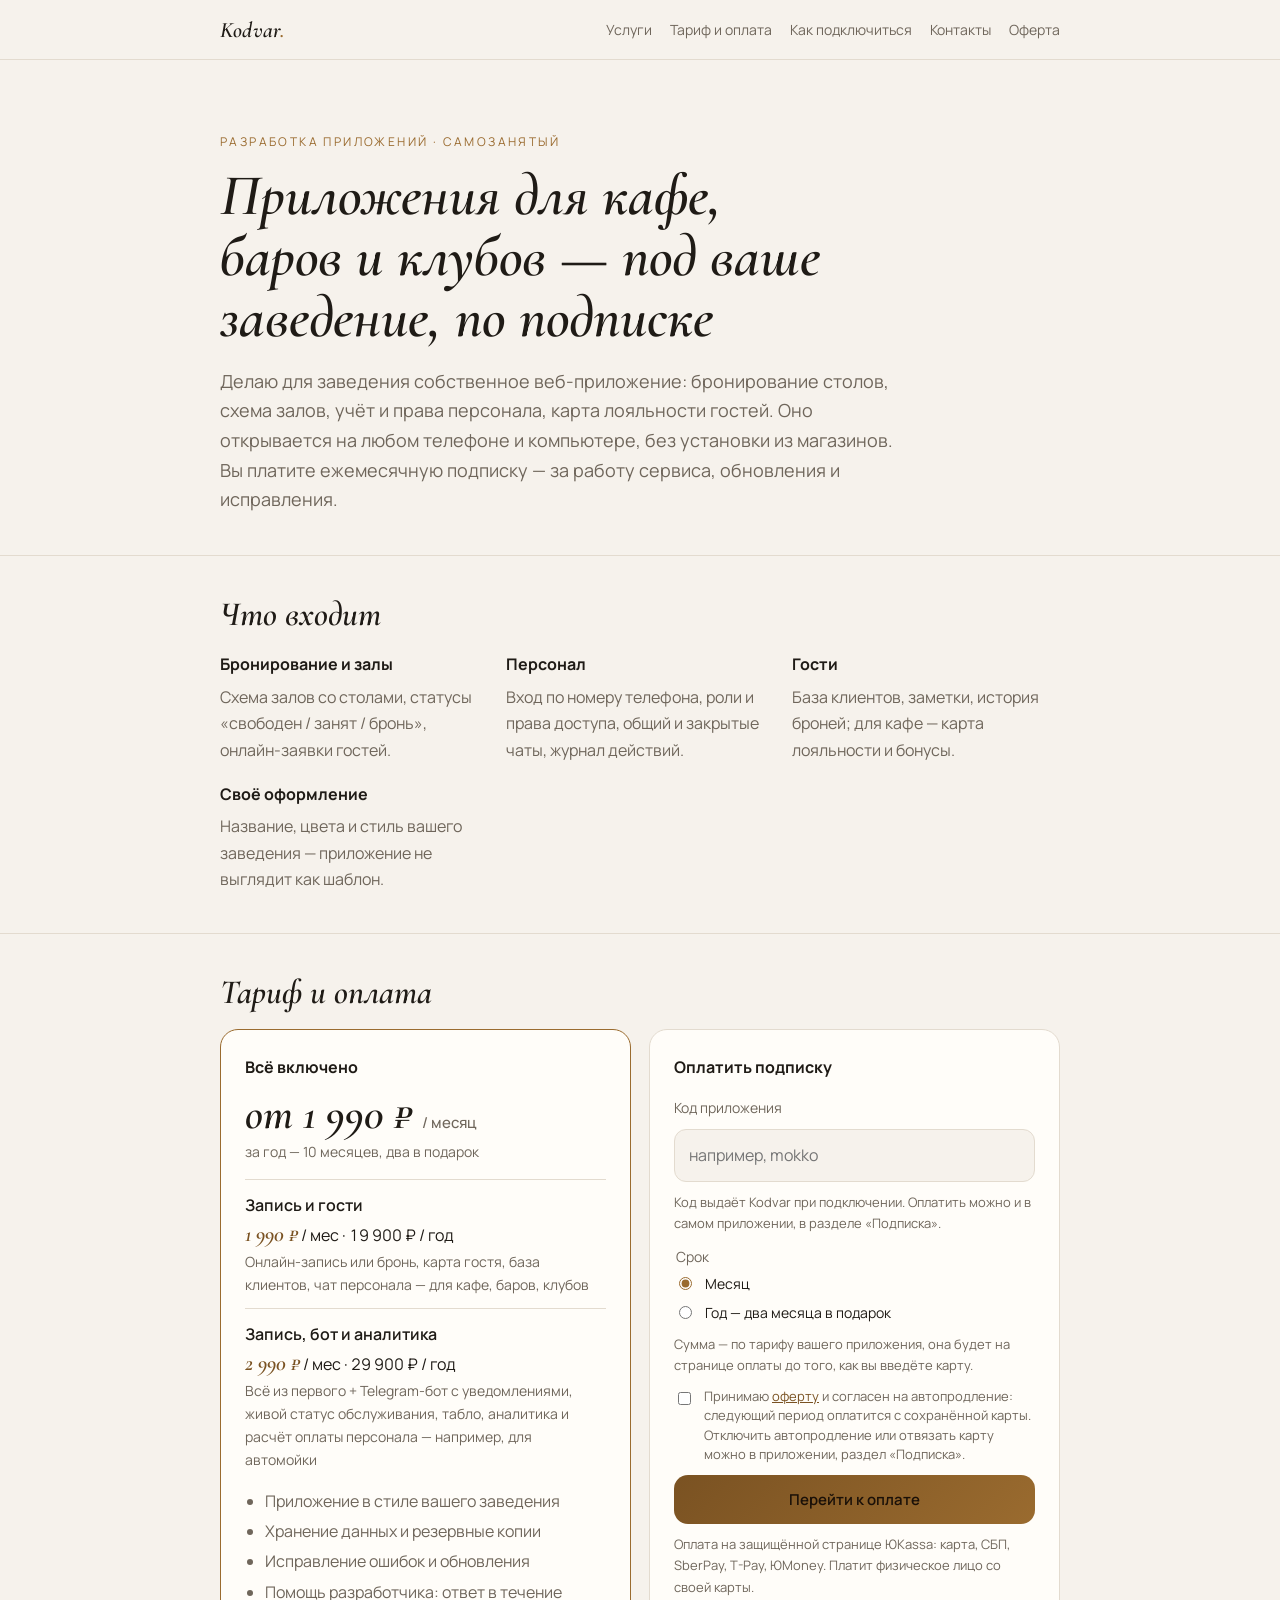
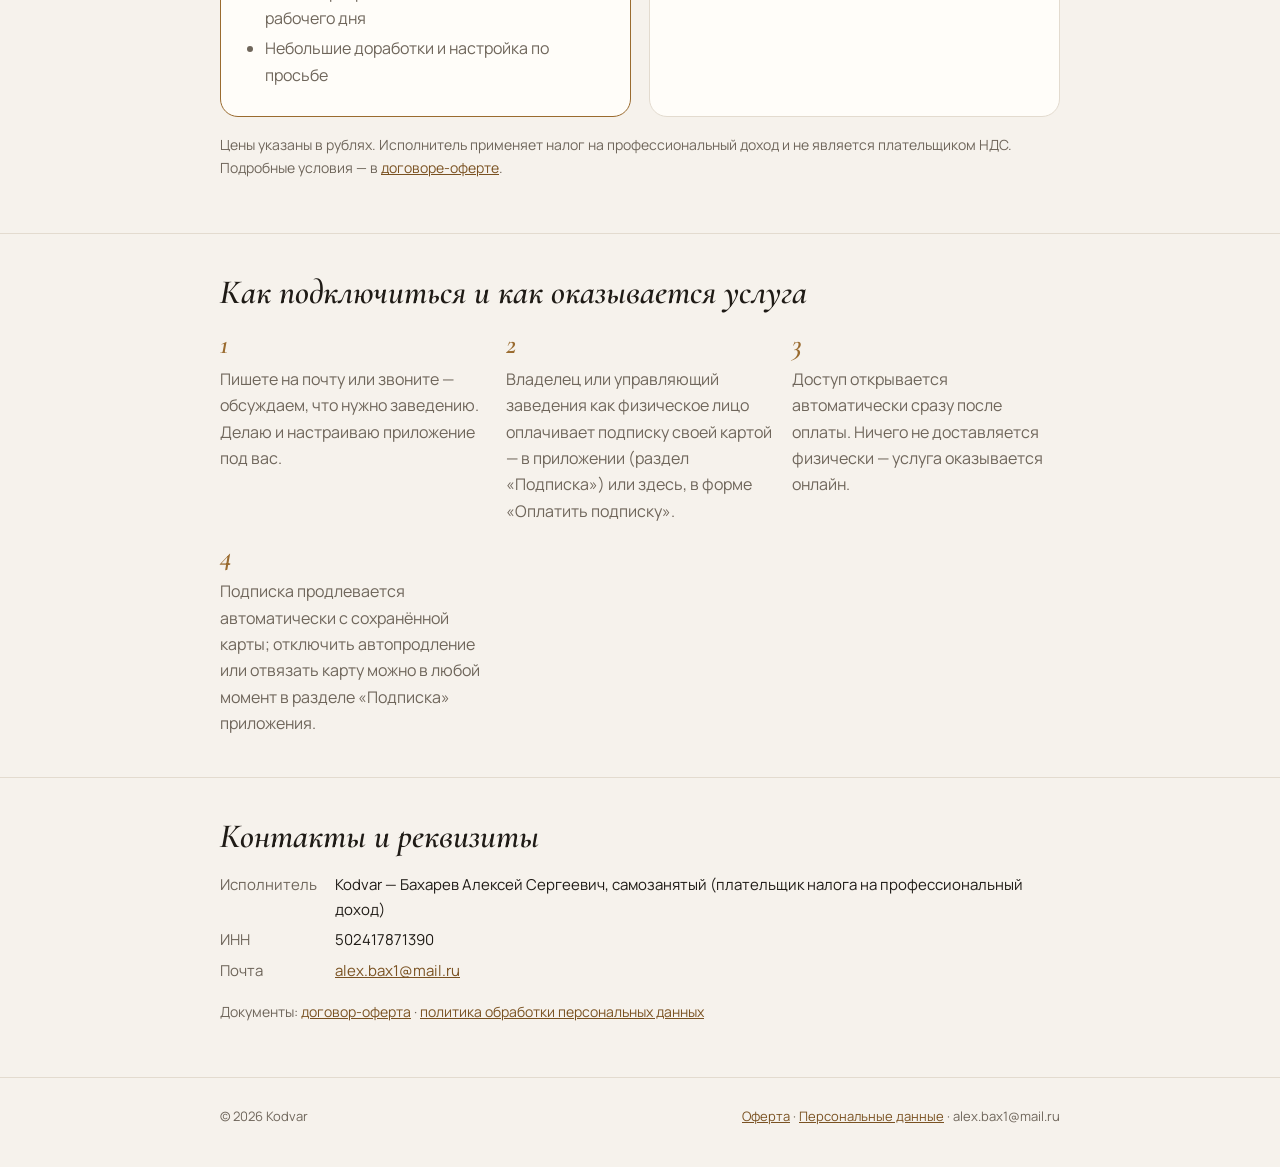
<file: index.html>
<!doctype html>
<html lang="ru">
<head>
<meta charset="utf-8">
<meta name="viewport" content="width=device-width,initial-scale=1,viewport-fit=cover">
<title>Kodvar — приложения для заведений</title>
<meta name="description" content="Индивидуальные веб-приложения для кафе, баров и клубов по подписке: бронирование столов, учёт персонала, карта лояльности.">
<link rel="preconnect" href="https://fonts.googleapis.com"><link rel="preconnect" href="https://fonts.gstatic.com" crossorigin>
<link rel="stylesheet" href="https://fonts.googleapis.com/css2?family=Cormorant+Garamond:ital,wght@1,600&family=Manrope:wght@400;500;700&display=swap">
<link rel="stylesheet" href="style.css">
</head>
<body>
<header class="top"><div class="wrap">
  <a class="mark" href="./">Kodvar<span>.</span></a>
  <nav class="links"><a href="#uslugi">Услуги</a><a href="#tarify">Тариф и оплата</a><a href="#kak">Как подключиться</a><a href="#kontakty">Контакты</a><a href="oferta.html">Оферта</a></nav>
</div></header>

<main>
<div class="wrap hero">
  <div class="eyebrow">Разработка приложений · самозанятый</div>
  <h1>Приложения для кафе, баров и клубов — под ваше заведение, по подписке</h1>
  <p class="lead">Делаю для заведения собственное веб-приложение: бронирование столов, схема залов, учёт и права персонала, карта лояльности гостей. Оно открывается на любом телефоне и компьютере, без установки из магазинов. Вы платите ежемесячную подписку — за работу сервиса, обновления и исправления.</p>
</div>

<section id="uslugi"><div class="wrap">
  <h2>Что входит</h2>
  <div class="grid">
    <div class="item"><h3>Бронирование и залы</h3><p>Схема залов со столами, статусы «свободен / занят / бронь», онлайн-заявки гостей.</p></div>
    <div class="item"><h3>Персонал</h3><p>Вход по номеру телефона, роли и права доступа, общий и закрытые чаты, журнал действий.</p></div>
    <div class="item"><h3>Гости</h3><p>База клиентов, заметки, история броней; для кафе — карта лояльности и бонусы.</p></div>
    <div class="item"><h3>Своё оформление</h3><p>Название, цвета и стиль вашего заведения — приложение не выглядит как шаблон.</p></div>
  </div>
</div></section>

<section id="tarify"><div class="wrap">
  <h2>Тариф и оплата</h2>
  <div class="plans">
    <div class="plan main">
      <h3>Всё включено</h3>
      <div class="price">от 1 990 ₽ <small>/ месяц</small></div>
      <div class="note" style="margin-top:0">за год — 10 месяцев, два в подарок</div>
      <dl class="levels">
        <div><dt>Запись и гости</dt><dd><b>1 990 ₽</b> / мес · 19 900 ₽ / год</dd><dd class="what">Онлайн-запись или бронь, карта гостя, база клиентов, чат персонала — для кафе, баров, клубов</dd></div>
        <div><dt>Запись, бот и аналитика</dt><dd><b>2 990 ₽</b> / мес · 29 900 ₽ / год</dd><dd class="what">Всё из первого + Telegram-бот с уведомлениями, живой статус обслуживания, табло, аналитика и расчёт оплаты персонала — например, для автомойки</dd></div>
      </dl>
      <ul><li>Приложение в стиле вашего заведения</li><li>Хранение данных и резервные копии</li><li>Исправление ошибок и обновления</li><li>Помощь разработчика: ответ в течение рабочего дня</li><li>Небольшие доработки и настройка по просьбе</li></ul>
    </div>
    <form class="plan pay" id="payform" novalidate>
      <h3>Оплатить подписку</h3>
      <label for="pcode">Код приложения</label>
      <input id="pcode" name="code" autocomplete="off" autocapitalize="off" spellcheck="false" placeholder="например, mokko" required>
      <span class="hint">Код выдаёт Kodvar при подключении. Оплатить можно и в самом приложении, в разделе «Подписка».</span>
      <fieldset><legend>Срок</legend>
        <label class="opt"><input type="radio" name="period" value="month" checked><span>Месяц</span></label>
        <label class="opt"><input type="radio" name="period" value="year"><span>Год — два месяца в подарок</span></label>
      </fieldset>
      <span class="hint">Сумма — по тарифу вашего приложения, она будет на странице оплаты до того, как вы введёте карту.</span>
      <label class="opt agree"><input type="checkbox" id="pagree" required><span>Принимаю <a href="oferta.html">оферту</a> и согласен на автопродление: следующий период оплатится с сохранённой карты. Отключить автопродление или отвязать карту можно в приложении, раздел «Подписка».</span></label>
      <div class="err" id="perr" hidden></div>
      <button type="submit" class="btn">Перейти к оплате</button>
      <span class="hint">Оплата на защищённой странице ЮKassa: карта, СБП, SberPay, T-Pay, ЮMoney. Платит физическое лицо со своей карты.</span>
    </form>
  </div>
  <p class="note">Цены указаны в рублях. Исполнитель применяет налог на профессиональный доход и не является плательщиком НДС. Подробные условия — в <a href="oferta.html">договоре-оферте</a>.</p>
</div></section>
<script>
document.getElementById('payform').addEventListener('submit', e => {
  e.preventDefault();
  const code = document.getElementById('pcode').value.trim().toLowerCase();
  const err = document.getElementById('perr');
  const show = t => { err.textContent = t; err.hidden = false; };
  if (!/^[a-z0-9-]{2,32}$/.test(code)) return show('Введите код приложения латиницей, например mokko.');
  if (!document.getElementById('pagree').checked) return show('Отметьте согласие с офертой и автопродлением.');
  const period = new FormData(e.target).get('period') === 'year' ? 'year' : 'month';
  location.href = 'https://pay.kodvar.ru/pay/' + encodeURIComponent(code) + '?plan=basic&period=' + period;
});
</script>

<section id="kak"><div class="wrap">
  <h2>Как подключиться и как оказывается услуга</h2>
  <div class="grid">
    <div class="item"><span class="num">1</span><p>Пишете на почту или звоните — обсуждаем, что нужно заведению. Делаю и настраиваю приложение под вас.</p></div>
    <div class="item"><span class="num">2</span><p>Владелец или управляющий заведения как физическое лицо оплачивает подписку своей картой — в приложении (раздел «Подписка») или здесь, в форме «Оплатить подписку».</p></div>
    <div class="item"><span class="num">3</span><p>Доступ открывается автоматически сразу после оплаты. Ничего не доставляется физически — услуга оказывается онлайн.</p></div>
    <div class="item"><span class="num">4</span><p>Подписка продлевается автоматически с сохранённой карты; отключить автопродление или отвязать карту можно в любой момент в разделе «Подписка» приложения.</p></div>
  </div>
</div></section>

<section id="kontakty"><div class="wrap">
  <h2>Контакты и реквизиты</h2>
  <dl class="req">
    <dt>Исполнитель</dt><dd>Kodvar — Бахарев Алексей Сергеевич, самозанятый (плательщик налога на профессиональный доход)</dd>
    <dt>ИНН</dt><dd>502417871390</dd>
    <dt>Почта</dt><dd><a href="mailto:alex.bax1@mail.ru">alex.bax1@mail.ru</a></dd>
    
    
  </dl>
  <p class="note">Документы: <a href="oferta.html">договор-оферта</a> · <a href="politika.html">политика обработки персональных данных</a></p>
</div></section>
</main>

<footer><div class="wrap"><span>© 2026 Kodvar</span><span><a href="oferta.html">Оферта</a> · <a href="politika.html">Персональные данные</a> · alex.bax1@mail.ru</span></div></footer>
</body>
</html>
</file>
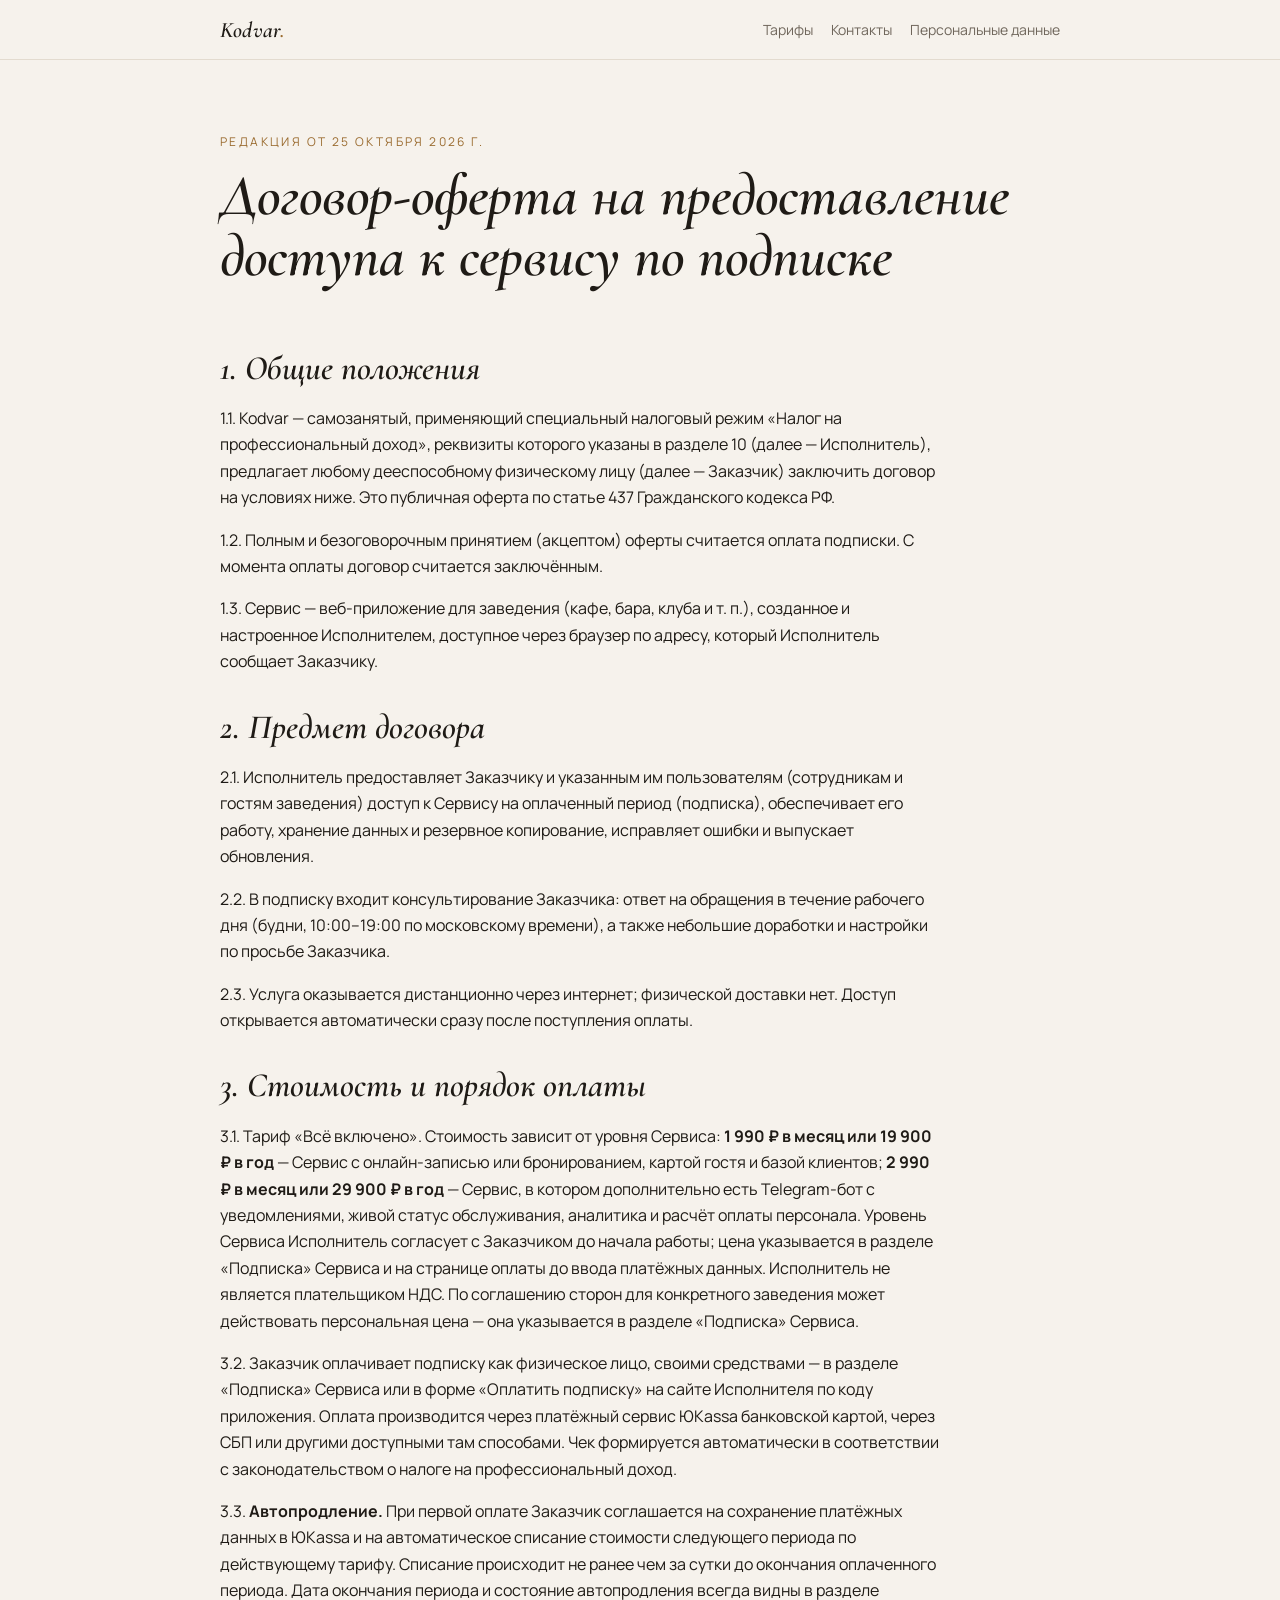
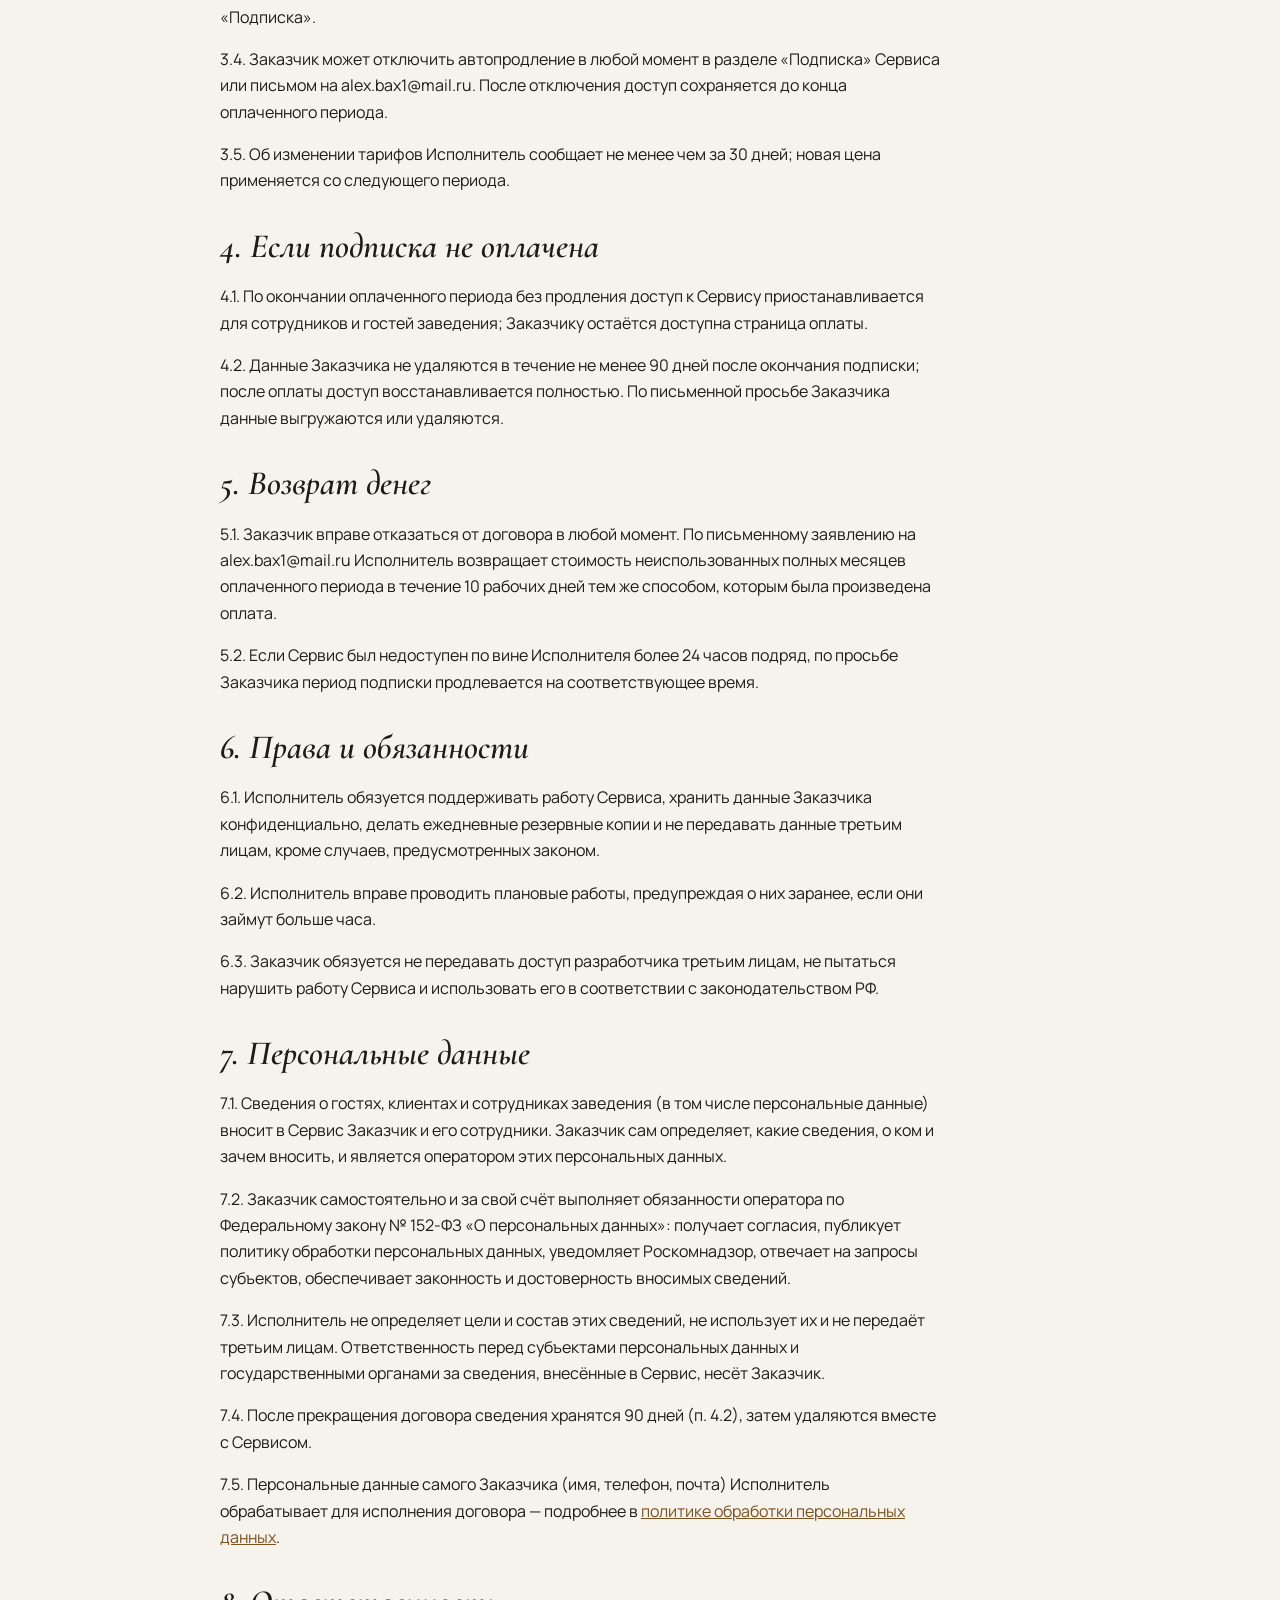
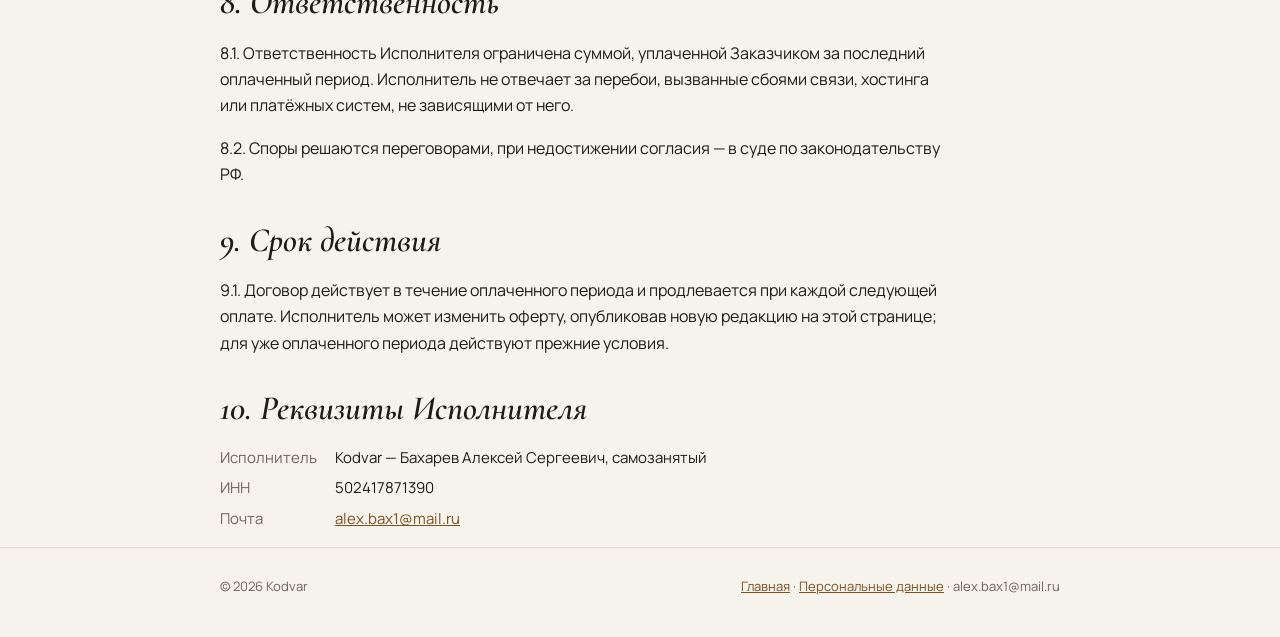
<file: oferta.html>
<!doctype html>
<html lang="ru">
<head>
<meta charset="utf-8">
<meta name="viewport" content="width=device-width,initial-scale=1,viewport-fit=cover">
<title>Договор-оферта — Kodvar</title>
<link rel="preconnect" href="https://fonts.googleapis.com"><link rel="preconnect" href="https://fonts.gstatic.com" crossorigin>
<link rel="stylesheet" href="https://fonts.googleapis.com/css2?family=Cormorant+Garamond:ital,wght@1,600&family=Manrope:wght@400;500;700&display=swap">
<link rel="stylesheet" href="style.css">
</head>
<body>
<header class="top"><div class="wrap">
  <a class="mark" href="./">Kodvar<span>.</span></a>
  <nav class="links"><a href="./#tarify">Тарифы</a><a href="./#kontakty">Контакты</a><a href="politika.html">Персональные данные</a></nav>
</div></header>
<main class="wrap doc">
<div class="hero" style="padding-bottom:10px"><div class="eyebrow">Редакция от 25 октября 2026 г.</div><h1>Договор-оферта на предоставление доступа к сервису по подписке</h1></div>

<h2>1. Общие положения</h2>
<p>1.1. Kodvar — самозанятый, применяющий специальный налоговый режим «Налог на профессиональный доход», реквизиты которого указаны в разделе 10 (далее — Исполнитель), предлагает любому дееспособному физическому лицу (далее — Заказчик) заключить договор на условиях ниже. Это публичная оферта по статье 437 Гражданского кодекса РФ.</p>
<p>1.2. Полным и безоговорочным принятием (акцептом) оферты считается оплата подписки. С момента оплаты договор считается заключённым.</p>
<p>1.3. Сервис — веб-приложение для заведения (кафе, бара, клуба и т. п.), созданное и настроенное Исполнителем, доступное через браузер по адресу, который Исполнитель сообщает Заказчику.</p>

<h2>2. Предмет договора</h2>
<p>2.1. Исполнитель предоставляет Заказчику и указанным им пользователям (сотрудникам и гостям заведения) доступ к Сервису на оплаченный период (подписка), обеспечивает его работу, хранение данных и резервное копирование, исправляет ошибки и выпускает обновления.</p>
<p>2.2. В подписку входит консультирование Заказчика: ответ на обращения в течение рабочего дня (будни, 10:00–19:00 по московскому времени), а также небольшие доработки и настройки по просьбе Заказчика.</p>
<p>2.3. Услуга оказывается дистанционно через интернет; физической доставки нет. Доступ открывается автоматически сразу после поступления оплаты.</p>

<h2>3. Стоимость и порядок оплаты</h2>
<p>3.1. Тариф «Всё включено». Стоимость зависит от уровня Сервиса: <b>1 990 ₽ в месяц или 19 900 ₽ в год</b> — Сервис с онлайн-записью или бронированием, картой гостя и базой клиентов; <b>2 990 ₽ в месяц или 29 900 ₽ в год</b> — Сервис, в котором дополнительно есть Telegram-бот с уведомлениями, живой статус обслуживания, аналитика и расчёт оплаты персонала. Уровень Сервиса Исполнитель согласует с Заказчиком до начала работы; цена указывается в разделе «Подписка» Сервиса и на странице оплаты до ввода платёжных данных. Исполнитель не является плательщиком НДС. По соглашению сторон для конкретного заведения может действовать персональная цена — она указывается в разделе «Подписка» Сервиса.</p>
<p>3.2. Заказчик оплачивает подписку как физическое лицо, своими средствами — в разделе «Подписка» Сервиса или в форме «Оплатить подписку» на сайте Исполнителя по коду приложения. Оплата производится через платёжный сервис ЮKassa банковской картой, через СБП или другими доступными там способами. Чек формируется автоматически в соответствии с законодательством о налоге на профессиональный доход.</p>
<p>3.3. <b>Автопродление.</b> При первой оплате Заказчик соглашается на сохранение платёжных данных в ЮKassa и на автоматическое списание стоимости следующего периода по действующему тарифу. Списание происходит не ранее чем за сутки до окончания оплаченного периода. Дата окончания периода и состояние автопродления всегда видны в разделе «Подписка».</p>
<p>3.4. Заказчик может отключить автопродление в любой момент в разделе «Подписка» Сервиса или письмом на alex.bax1@mail.ru. После отключения доступ сохраняется до конца оплаченного периода.</p>
<p>3.5. Об изменении тарифов Исполнитель сообщает не менее чем за 30 дней; новая цена применяется со следующего периода.</p>

<h2>4. Если подписка не оплачена</h2>
<p>4.1. По окончании оплаченного периода без продления доступ к Сервису приостанавливается для сотрудников и гостей заведения; Заказчику остаётся доступна страница оплаты.</p>
<p>4.2. Данные Заказчика не удаляются в течение не менее 90 дней после окончания подписки; после оплаты доступ восстанавливается полностью. По письменной просьбе Заказчика данные выгружаются или удаляются.</p>

<h2>5. Возврат денег</h2>
<p>5.1. Заказчик вправе отказаться от договора в любой момент. По письменному заявлению на alex.bax1@mail.ru Исполнитель возвращает стоимость неиспользованных полных месяцев оплаченного периода в течение 10 рабочих дней тем же способом, которым была произведена оплата.</p>
<p>5.2. Если Сервис был недоступен по вине Исполнителя более 24 часов подряд, по просьбе Заказчика период подписки продлевается на соответствующее время.</p>

<h2>6. Права и обязанности</h2>
<p>6.1. Исполнитель обязуется поддерживать работу Сервиса, хранить данные Заказчика конфиденциально, делать ежедневные резервные копии и не передавать данные третьим лицам, кроме случаев, предусмотренных законом.</p>
<p>6.2. Исполнитель вправе проводить плановые работы, предупреждая о них заранее, если они займут больше часа.</p>
<p>6.3. Заказчик обязуется не передавать доступ разработчика третьим лицам, не пытаться нарушить работу Сервиса и использовать его в соответствии с законодательством РФ.</p>

<h2>7. Персональные данные</h2>
<p>7.1. Сведения о гостях, клиентах и сотрудниках заведения (в том числе персональные данные) вносит в Сервис Заказчик и его сотрудники. Заказчик сам определяет, какие сведения, о ком и зачем вносить, и является оператором этих персональных данных.</p>
<p>7.2. Заказчик самостоятельно и за свой счёт выполняет обязанности оператора по Федеральному закону № 152-ФЗ «О персональных данных»: получает согласия, публикует политику обработки персональных данных, уведомляет Роскомнадзор, отвечает на запросы субъектов, обеспечивает законность и достоверность вносимых сведений.</p>
<p>7.3. Исполнитель не определяет цели и состав этих сведений, не использует их и не передаёт третьим лицам. Ответственность перед субъектами персональных данных и государственными органами за сведения, внесённые в Сервис, несёт Заказчик.</p>
<p>7.4. После прекращения договора сведения хранятся 90 дней (п. 4.2), затем удаляются вместе с Сервисом.</p>
<p>7.5. Персональные данные самого Заказчика (имя, телефон, почта) Исполнитель обрабатывает для исполнения договора — подробнее в <a href="politika.html">политике обработки персональных данных</a>.</p>

<h2>8. Ответственность</h2>
<p>8.1. Ответственность Исполнителя ограничена суммой, уплаченной Заказчиком за последний оплаченный период. Исполнитель не отвечает за перебои, вызванные сбоями связи, хостинга или платёжных систем, не зависящими от него.</p>
<p>8.2. Споры решаются переговорами, при недостижении согласия — в суде по законодательству РФ.</p>

<h2>9. Срок действия</h2>
<p>9.1. Договор действует в течение оплаченного периода и продлевается при каждой следующей оплате. Исполнитель может изменить оферту, опубликовав новую редакцию на этой странице; для уже оплаченного периода действуют прежние условия.</p>

<h2>10. Реквизиты Исполнителя</h2>
<dl class="req">
  <dt>Исполнитель</dt><dd>Kodvar — Бахарев Алексей Сергеевич, самозанятый</dd>
  <dt>ИНН</dt><dd>502417871390</dd>
  <dt>Почта</dt><dd><a href="mailto:alex.bax1@mail.ru">alex.bax1@mail.ru</a></dd>
  
</dl>
</main>
<footer><div class="wrap"><span>© 2026 Kodvar</span><span><a href="./">Главная</a> · <a href="politika.html">Персональные данные</a> · alex.bax1@mail.ru</span></div></footer>
</body>
</html>
</file>
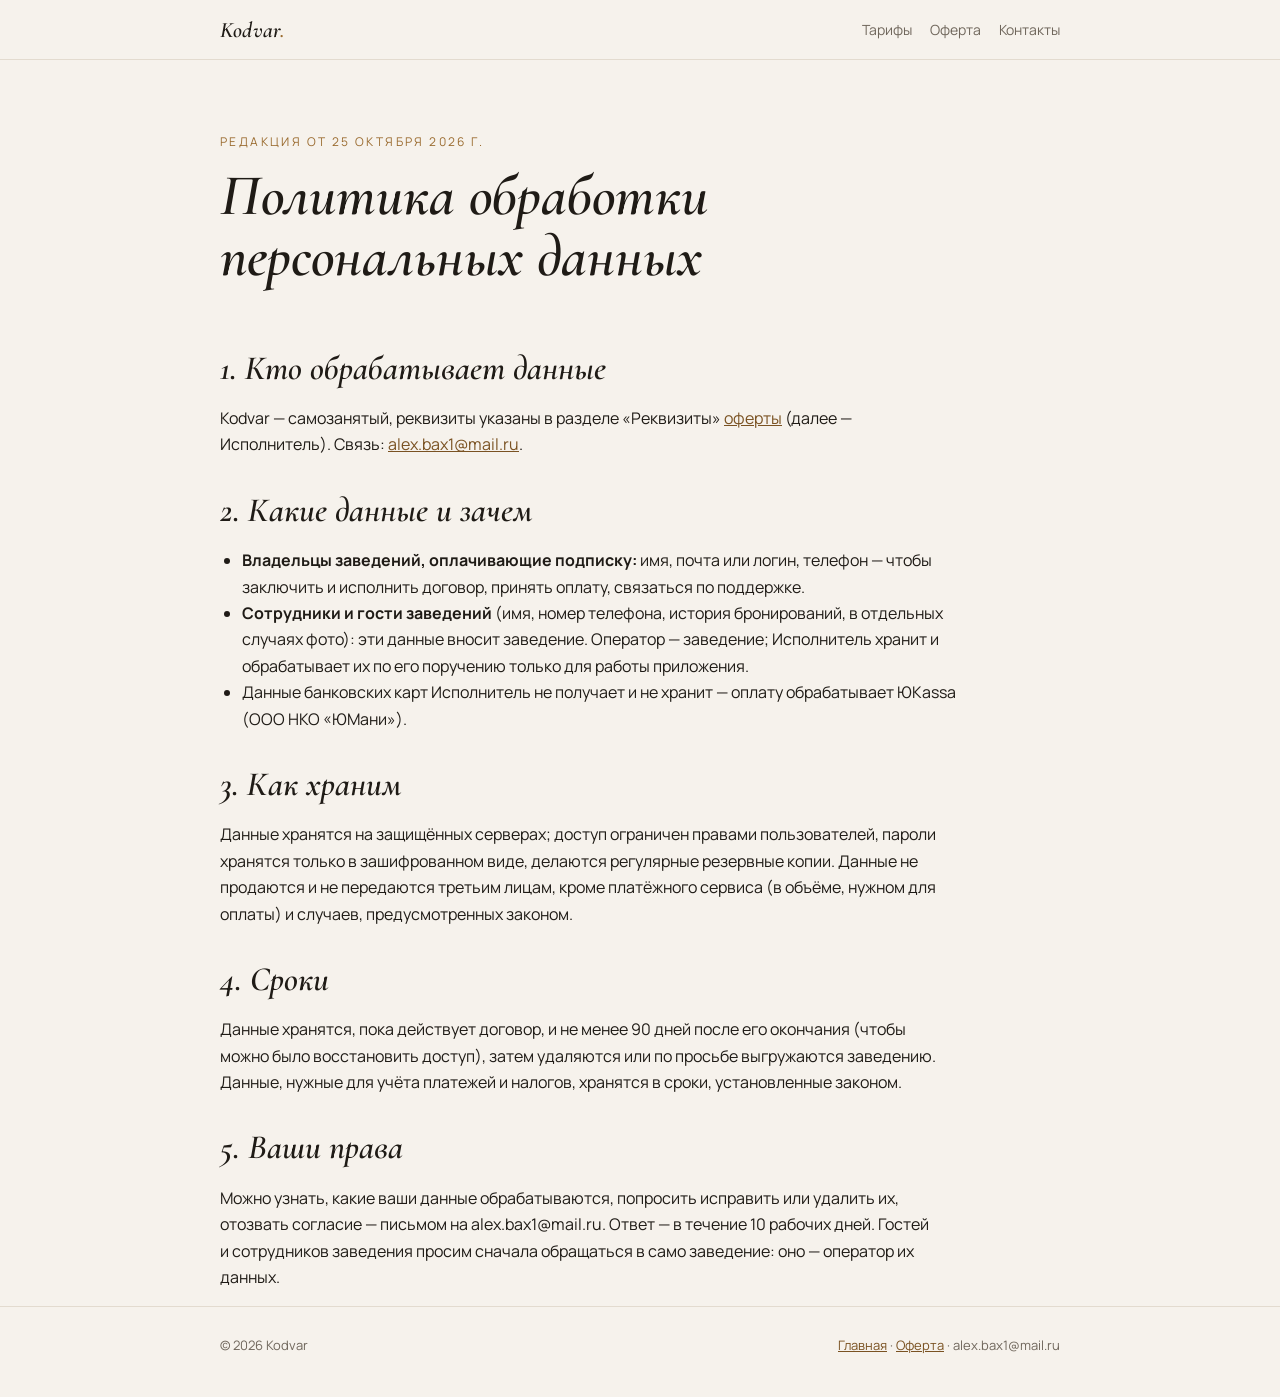
<file: politika.html>
<!doctype html>
<html lang="ru">
<head>
<meta charset="utf-8">
<meta name="viewport" content="width=device-width,initial-scale=1,viewport-fit=cover">
<title>Персональные данные — Kodvar</title>
<link rel="preconnect" href="https://fonts.googleapis.com"><link rel="preconnect" href="https://fonts.gstatic.com" crossorigin>
<link rel="stylesheet" href="https://fonts.googleapis.com/css2?family=Cormorant+Garamond:ital,wght@1,600&family=Manrope:wght@400;500;700&display=swap">
<link rel="stylesheet" href="style.css">
</head>
<body>
<header class="top"><div class="wrap">
  <a class="mark" href="./">Kodvar<span>.</span></a>
  <nav class="links"><a href="./#tarify">Тарифы</a><a href="oferta.html">Оферта</a><a href="./#kontakty">Контакты</a></nav>
</div></header>
<main class="wrap doc">
<div class="hero" style="padding-bottom:10px"><div class="eyebrow">Редакция от 25 октября 2026 г.</div><h1>Политика обработки персональных данных</h1></div>

<h2>1. Кто обрабатывает данные</h2>
<p>Kodvar — самозанятый, реквизиты указаны в разделе «Реквизиты» <a href="oferta.html">оферты</a> (далее — Исполнитель). Связь: <a href="mailto:alex.bax1@mail.ru">alex.bax1@mail.ru</a>.</p>

<h2>2. Какие данные и зачем</h2>
<ul>
  <li><b>Владельцы заведений, оплачивающие подписку:</b> имя, почта или логин, телефон — чтобы заключить и исполнить договор, принять оплату, связаться по поддержке.</li>
  <li><b>Сотрудники и гости заведений</b> (имя, номер телефона, история бронирований, в отдельных случаях фото): эти данные вносит заведение. Оператор — заведение; Исполнитель хранит и обрабатывает их по его поручению только для работы приложения.</li>
  <li>Данные банковских карт Исполнитель не получает и не хранит — оплату обрабатывает ЮKassa (ООО НКО «ЮМани»).</li>
</ul>

<h2>3. Как храним</h2>
<p>Данные хранятся на защищённых серверах; доступ ограничен правами пользователей, пароли хранятся только в зашифрованном виде, делаются регулярные резервные копии. Данные не продаются и не передаются третьим лицам, кроме платёжного сервиса (в объёме, нужном для оплаты) и случаев, предусмотренных законом.</p>

<h2>4. Сроки</h2>
<p>Данные хранятся, пока действует договор, и не менее 90 дней после его окончания (чтобы можно было восстановить доступ), затем удаляются или по просьбе выгружаются заведению. Данные, нужные для учёта платежей и налогов, хранятся в сроки, установленные законом.</p>

<h2>5. Ваши права</h2>
<p>Можно узнать, какие ваши данные обрабатываются, попросить исправить или удалить их, отозвать согласие — письмом на alex.bax1@mail.ru. Ответ — в течение 10 рабочих дней. Гостей и сотрудников заведения просим сначала обращаться в само заведение: оно — оператор их данных.</p>
</main>
<footer><div class="wrap"><span>© 2026 Kodvar</span><span><a href="./">Главная</a> · <a href="oferta.html">Оферта</a> · alex.bax1@mail.ru</span></div></footer>
</body>
</html>
</file>
<file: style.css>
/* Витрина разработчика: строгий тёмный графит, «шампань», заголовки с засечками. */
:root{
  --bg:#121212;--bg2:#181716;--line:#2c2925;--ink:#ece6dc;--mut:#9b9388;--accent:#d8b98a;--accent2:#f0dcb8;
  --serif:"Cormorant Garamond",Georgia,"Times New Roman",serif;--sans:"Manrope","Segoe UI",system-ui,sans-serif;
  color-scheme:dark}
@media (prefers-color-scheme:light){:root{--bg:#f6f2ec;--bg2:#fffdf9;--line:#e3dbcf;--ink:#1f1b16;--mut:#6f665b;--accent:#9a6b2f;--accent2:#7a5222;color-scheme:light}}
*{box-sizing:border-box}
html{scroll-behavior:smooth}
body{margin:0;background:var(--bg);color:var(--ink);font:16px/1.65 var(--sans);-webkit-font-smoothing:antialiased}
.wrap{max-width:880px;margin:0 auto;padding-left:max(20px,env(safe-area-inset-left,0px));padding-right:max(20px,env(safe-area-inset-right,0px))}
a{color:var(--accent2)}
header.top{border-bottom:1px solid var(--line)}
header.top .wrap{display:flex;align-items:center;justify-content:space-between;gap:16px;padding-block:18px;flex-wrap:wrap}
.mark{font:600 italic 22px/1 var(--serif);letter-spacing:.01em;color:var(--ink);text-decoration:none}
.mark span{color:var(--accent)}
nav.links{display:flex;gap:18px;flex-wrap:wrap;font-size:14px}
nav.links a{color:var(--mut);text-decoration:none}nav.links a:hover{color:var(--ink)}
.hero{padding-block:72px 40px}
.eyebrow{font-size:12px;letter-spacing:.2em;text-transform:uppercase;color:var(--accent)}
h1{font:600 italic clamp(36px,6vw,58px)/1.05 var(--serif);margin:14px 0 18px;text-wrap:balance}
h2{font:600 italic 34px/1.1 var(--serif);margin:0 0 18px;text-wrap:balance}
h3{font-size:16px;margin:0 0 6px}
.lead{font-size:18px;color:var(--mut);max-width:62ch;margin:0}
section{padding-block:40px;border-top:1px solid var(--line)}
.grid{display:grid;grid-template-columns:repeat(auto-fit,minmax(min(100%,240px),1fr));gap:18px}
.item{min-width:0}
.item p{margin:0;color:var(--mut)}
.num{font:600 italic 28px/1 var(--serif);color:var(--accent);display:block;margin-bottom:8px}
.plans{display:grid;grid-template-columns:repeat(auto-fit,minmax(min(100%,260px),1fr));gap:18px}
.plan{border:1px solid var(--line);border-radius:18px;padding:24px;background:var(--bg2);min-width:0}
.plan.main{border-color:var(--accent)}
.price{font:600 italic 44px/1 var(--serif);margin:12px 0 4px}
.price small{font:500 15px var(--sans);color:var(--mut)}
.plan ul{margin:16px 0 0;padding-left:20px;color:var(--mut)}
.plan li{margin:4px 0}
.note{color:var(--mut);font-size:14px;margin-top:16px}
.req{display:grid;grid-template-columns:max-content 1fr;gap:6px 18px;font-size:15px}
.req dt{color:var(--mut)}.req dd{margin:0;min-width:0;overflow-wrap:anywhere}
.doc h2{margin-top:34px}.doc p,.doc li{max-width:72ch}.doc ol,.doc ul{padding-left:22px}
.doc .num-p{counter-reset:p}
footer{border-top:1px solid var(--line);padding-block:28px 40px;font-size:13px;color:var(--mut)}
footer .wrap{display:flex;flex-wrap:wrap;gap:8px 24px;justify-content:space-between}
.todo{background:#5a3b10;color:#ffd9a0;padding:2px 6px;border-radius:6px}
@media (prefers-reduced-motion:no-preference){.hero>*{animation:up .8s cubic-bezier(.2,.8,.2,1) both}.hero>*:nth-child(2){animation-delay:.08s}.hero>*:nth-child(3){animation-delay:.16s}}
@keyframes up{from{opacity:0;transform:translateY(12px)}to{opacity:1;transform:none}}
/* форма оплаты */
.pay{display:flex;flex-direction:column;gap:10px}
.pay label{font-size:14px;color:var(--mut)}
.pay input[type=text],.pay input:not([type]){width:100%;font:inherit;color:var(--ink);background:var(--bg);border:1px solid var(--line);border-radius:12px;padding:12px 14px}
.pay input:focus-visible,.pay .btn:focus-visible{outline:2px solid var(--accent);outline-offset:2px}
.pay fieldset{border:0;margin:0;padding:0;display:flex;flex-direction:column;gap:6px}
.pay legend{font-size:14px;color:var(--mut);margin-bottom:4px}
.pay .opt{display:flex;min-width:0;gap:10px;align-items:flex-start;color:var(--ink);cursor:pointer}
.pay .opt input{margin-top:5px;accent-color:var(--accent)}
.pay .agree{font-size:13px;color:var(--mut);line-height:1.5}
.pay .hint{font-size:13px;color:var(--mut)}
.pay .err{font-size:14px;color:#e4574c}
.btn{font:600 15px var(--sans);border:0;border-radius:14px;padding:14px 20px;cursor:pointer;color:#1a1008;background:linear-gradient(135deg,var(--accent2),var(--accent))}
.btn:hover{filter:brightness(1.05)}
.pay .opt span{min-width:0;overflow-wrap:anywhere}
/* два уровня цены в карточке тарифа */
.levels{margin:16px 0 0;display:flex;flex-direction:column;gap:12px}
.levels div{border-top:1px solid var(--line);padding-top:12px;min-width:0}
.levels dt{font-weight:600;color:var(--ink)}
.levels dd{margin:2px 0 0;color:var(--ink);font-variant-numeric:tabular-nums}
.levels dd b{font:600 italic 22px/1.2 var(--serif);color:var(--accent2)}
.levels dd.what{color:var(--mut);font-size:14px}
</file>
